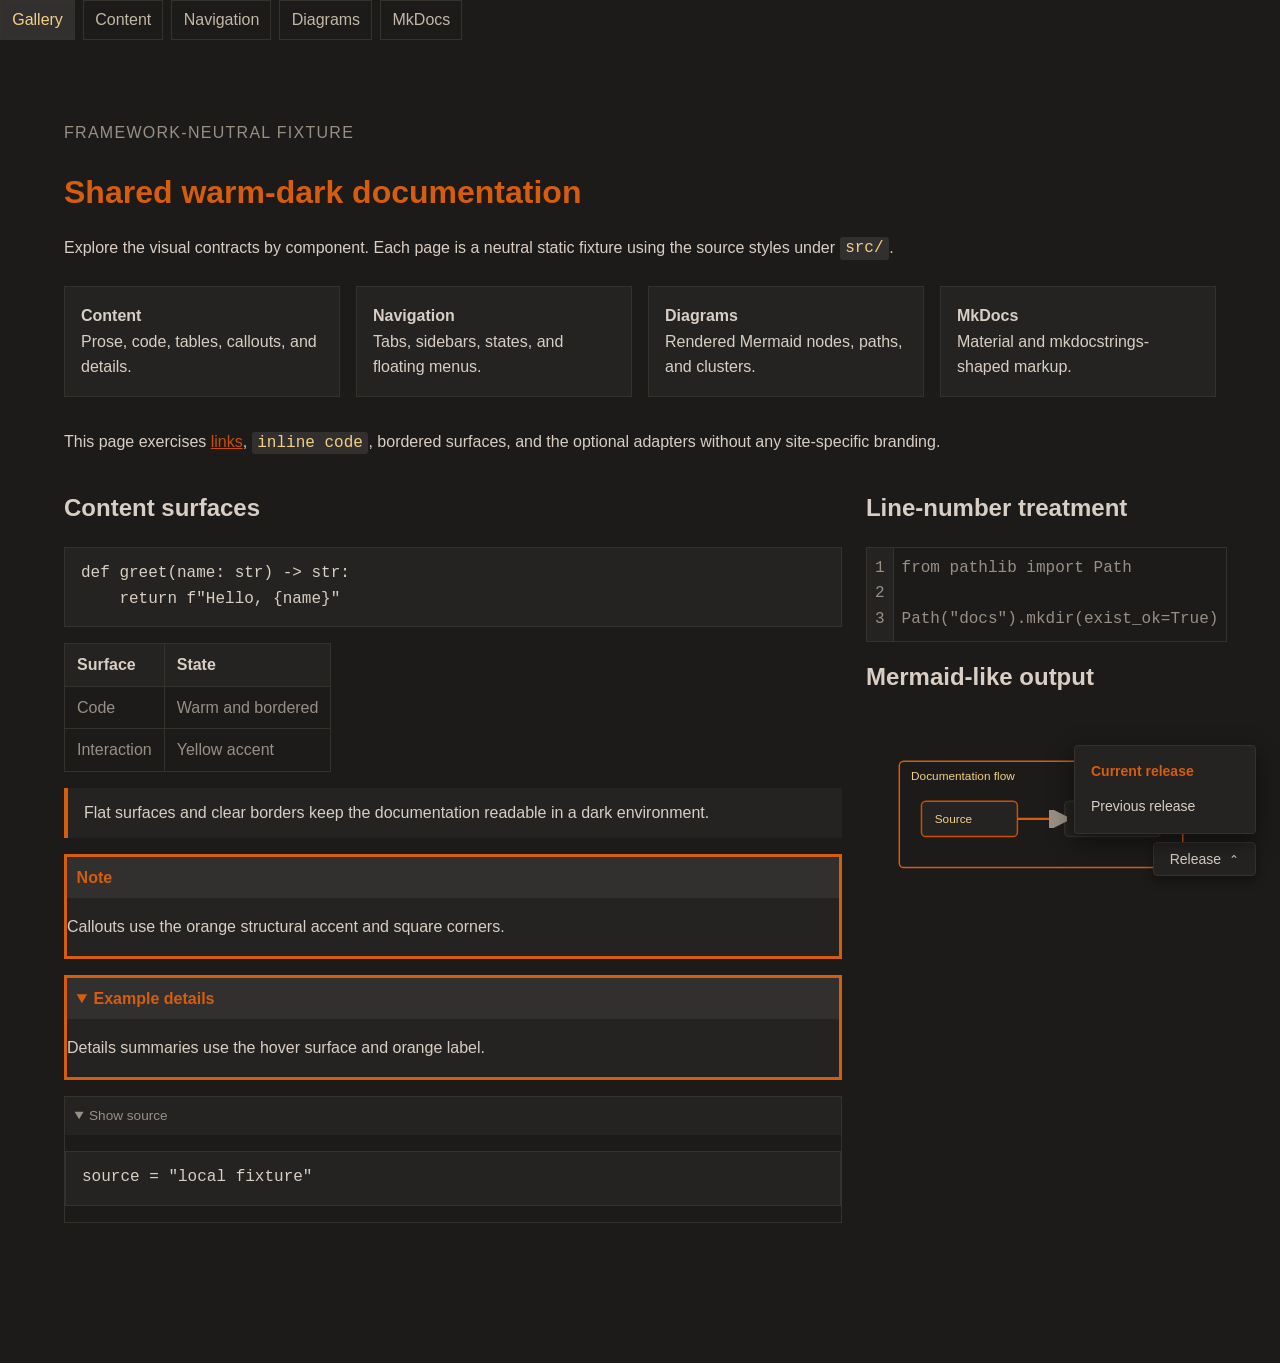
<file: demo/index.html>
<!doctype html>
<html class="fb-theme" lang="en">
  <head>
    <meta charset="utf-8">
    <meta name="viewport" content="width=device-width, initial-scale=1">
    <title>Shared visual styles demo</title>
    <link rel="stylesheet" href="../src/forging-blocks-core.css">
    <link rel="stylesheet" href="../src/forging-blocks-mermaid.css">
    <link rel="stylesheet" href="../src/forging-blocks-floating-menu.css">
    <style>
      html { min-height: 100%; }
      body { margin: 0; font: 16px/1.6 Roboto, "Segoe UI", sans-serif; }
      .demo-shell { max-width: 72rem; margin: 0 auto; padding: 2rem 1.5rem 8rem; }
      .demo-kicker { color: var(--fb-fg-muted); letter-spacing: .08em; text-transform: uppercase; }
      .demo-grid { display: grid; grid-template-columns: minmax(0, 1fr) minmax(16rem, .45fr); gap: 1.5rem; }
      .demo-panel { border: 1px solid var(--fb-border); padding: 1rem; background: var(--fb-bg-root); }
      @media (max-width: 48rem) { .demo-grid { grid-template-columns: 1fr; } }
      .demo-nav { display: flex; flex-wrap: wrap; gap: .5rem; margin-bottom: 2rem; }
      .demo-nav a { border: 1px solid var(--fb-border); padding: .4rem .7rem; color: var(--fb-fg-soft); text-decoration: none; }
      .demo-nav a:hover, .demo-nav a[aria-current="page"] { background: var(--fb-bg-hover); color: var(--fb-accent-yellow); }
      .demo-cards { display: grid; grid-template-columns: repeat(auto-fit, minmax(13rem, 1fr)); gap: 1rem; margin: 1.5rem 0 2rem; }
      .fb-prose .demo-card { display: block; border: 1px solid var(--fb-border); background: var(--fb-bg-surface); padding: 1rem; color: var(--fb-fg-primary); text-decoration: none; }
      .fb-prose .demo-card:hover { border-color: var(--fb-accent-orange); background: var(--fb-bg-hover); color: var(--fb-accent-yellow); }
    </style>
  </head>
  <body>
    <nav class="demo-nav" aria-label="Component gallery">
      <a href="index.html" aria-current="page">Gallery</a>
      <a href="content.html">Content</a>
      <a href="navigation.html">Navigation</a>
      <a href="diagrams.html">Diagrams</a>
      <a href="mkdocs.html">MkDocs</a>
    </nav>
    <main class="demo-shell fb-prose">
      <p class="demo-kicker">Framework-neutral fixture</p>
      <h1>Shared warm-dark documentation</h1>
      <p>Explore the visual contracts by component. Each page is a neutral static fixture using the source styles under <code>src/</code>.</p>
      <div class="demo-cards">
        <a class="demo-card" href="content.html"><strong>Content</strong><br>Prose, code, tables, callouts, and details.</a>
        <a class="demo-card" href="navigation.html"><strong>Navigation</strong><br>Tabs, sidebars, states, and floating menus.</a>
        <a class="demo-card" href="diagrams.html"><strong>Diagrams</strong><br>Rendered Mermaid nodes, paths, and clusters.</a>
        <a class="demo-card" href="mkdocs.html"><strong>MkDocs</strong><br>Material and mkdocstrings-shaped markup.</a>
      </div>
      <p>This page exercises <a href="#details">links</a>, <code>inline code</code>, bordered surfaces, and the optional adapters without any site-specific branding.</p>

      <div class="demo-grid">
        <section>
          <h2>Content surfaces</h2>
          <pre><code>def greet(name: str) -&gt; str:
    return f"Hello, {name}"</code></pre>

          <table>
            <thead><tr><th>Surface</th><th>State</th></tr></thead>
            <tbody><tr><td>Code</td><td>Warm and bordered</td></tr><tr><td>Interaction</td><td>Yellow accent</td></tr></tbody>
          </table>

          <blockquote>Flat surfaces and clear borders keep the documentation readable in a dark environment.</blockquote>

          <aside class="fb-note">
            <div class="fb-note__title">Note</div>
            <p>Callouts use the orange structural accent and square corners.</p>
          </aside>

          <details id="details" class="fb-details" open>
            <summary>Example details</summary>
            <p>Details summaries use the hover surface and orange label.</p>
          </details>

          <details class="fb-details--source" open>
            <summary>Show source</summary>
            <pre><code>source = "local fixture"</code></pre>
          </details>
        </section>

        <section>
          <h2>Line-number treatment</h2>
          <table class="fb-highlighttable">
            <tbody><tr>
              <td class="linenos"><div class="linenodiv"><pre>1
2
3</pre></div></td>
              <td class="code"><pre><code>from pathlib import Path

Path("docs").mkdir(exist_ok=True)</code></pre></td>
            </tr></tbody>
          </table>

          <h2>Mermaid-like output</h2>
          <div class="mermaid" aria-label="A small rendered diagram">
            <svg viewBox="0 0 420 180" role="img">
              <defs><marker id="arrow" markerWidth="8" markerHeight="8" refX="7" refY="4" orient="auto"><path d="M0,0 L8,4 L0,8 Z"></path></marker></defs>
              <g class="cluster">
                <rect x="18" y="18" width="384" height="144" rx="6" ry="6"></rect>
                <text x="34" y="44">Documentation flow</text>
                <g transform="translate(48 72)">
                  <rect width="130" height="48" class="highlighted"></rect><text x="18" y="29">Source</text>
                </g>
                <g transform="translate(242 72)">
                  <rect width="130" height="48"></rect><text x="18" y="29">Published</text>
                </g>
                <g class="highlighted"><path d="M178 96 H242" marker-end="url(#arrow)"></path></g>
              </g>
            </svg>
          </div>
        </section>
      </div>
    </main>

    <nav class="fb-floating-menu" aria-label="Available releases">
      <button class="fb-floating-menu__button" type="button" aria-expanded="true">
        Release <span class="fb-floating-menu__arrow" aria-hidden="true">⌄</span>
      </button>
      <ul class="fb-floating-menu__list">
        <li><a class="fb-floating-menu__item fb-floating-menu__item--current" href="#details" aria-current="page">Current release</a></li>
        <li><a class="fb-floating-menu__item" href="#details">Previous release</a></li>
      </ul>
    </nav>
  </body>
</html>
</file>
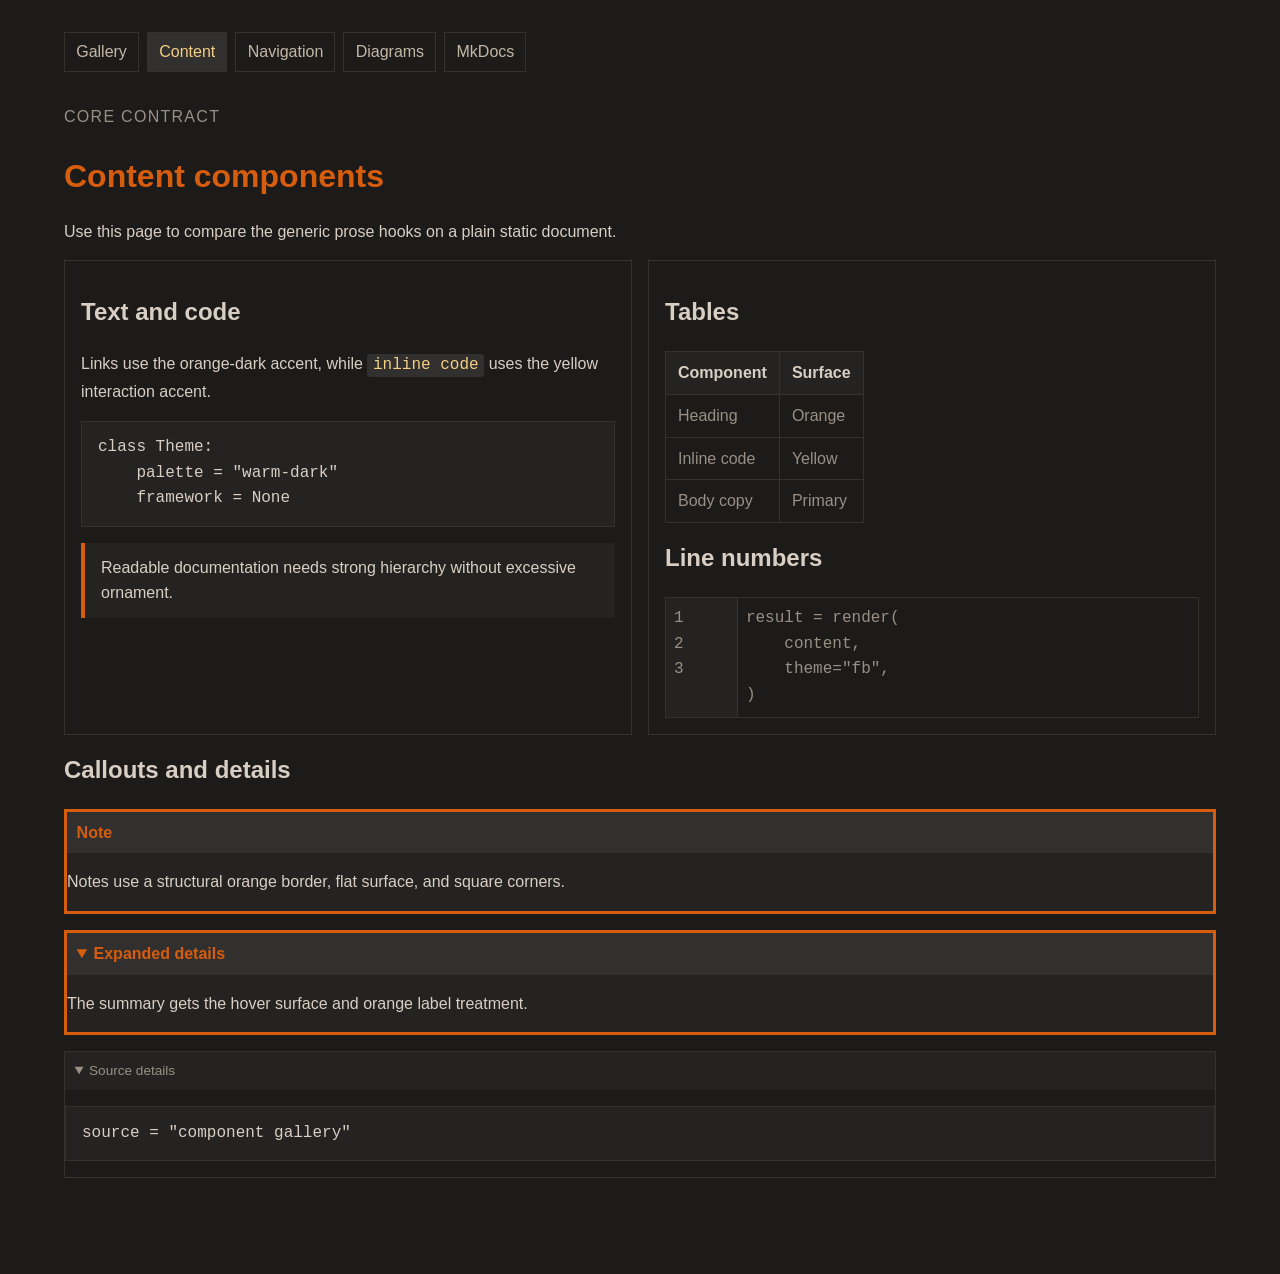
<file: demo/content.html>
<!doctype html>
<html class="fb-theme" lang="en">
  <head>
    <meta charset="utf-8">
    <meta name="viewport" content="width=device-width, initial-scale=1">
    <title>Content components | Shared visual styles</title>
    <link rel="stylesheet" href="../src/forging-blocks-core.css">
    <style>
      html { min-height: 100%; }
      body { margin: 0; font: 16px/1.6 Roboto, "Segoe UI", sans-serif; }
      .demo-shell { max-width: 72rem; margin: 0 auto; padding: 2rem 1.5rem 5rem; }
      .demo-nav { display: flex; flex-wrap: wrap; gap: .5rem; margin-bottom: 2rem; }
      .demo-nav a { border: 1px solid var(--fb-border); padding: .4rem .7rem; color: var(--fb-fg-soft); text-decoration: none; }
      .demo-nav a:hover, .demo-nav a[aria-current="page"] { background: var(--fb-bg-hover); color: var(--fb-accent-yellow); }
      .demo-grid { display: grid; grid-template-columns: repeat(auto-fit, minmax(16rem, 1fr)); gap: 1rem; }
      .demo-panel { border: 1px solid var(--fb-border); background: var(--fb-bg-root); padding: 1rem; }
      @media (max-width: 48rem) { .demo-grid { grid-template-columns: 1fr; } }
    </style>
  </head>
  <body>
    <main class="demo-shell fb-prose">
      <nav class="demo-nav" aria-label="Component gallery">
        <a href="index.html">Gallery</a><a href="content.html" aria-current="page">Content</a>
        <a href="navigation.html">Navigation</a><a href="diagrams.html">Diagrams</a><a href="mkdocs.html">MkDocs</a>
      </nav>
      <p style="color: var(--fb-fg-muted); letter-spacing: .08em; text-transform: uppercase;">Core contract</p>
      <h1>Content components</h1>
      <p>Use this page to compare the generic prose hooks on a plain static document.</p>
      <div class="demo-grid">
        <section class="demo-panel">
          <h2>Text and code</h2>
          <p>Links use the orange-dark accent, while <code>inline code</code> uses the yellow interaction accent.</p>
          <pre><code>class Theme:
    palette = "warm-dark"
    framework = None</code></pre>
          <blockquote>Readable documentation needs strong hierarchy without excessive ornament.</blockquote>
        </section>
        <section class="demo-panel">
          <h2>Tables</h2>
          <table><thead><tr><th>Component</th><th>Surface</th></tr></thead><tbody><tr><td>Heading</td><td>Orange</td></tr><tr><td>Inline code</td><td>Yellow</td></tr><tr><td>Body copy</td><td>Primary</td></tr></tbody></table>
          <h2>Line numbers</h2>
          <table class="fb-highlighttable"><tbody><tr><td class="linenos"><div class="linenodiv"><pre>1
2
3</pre></div></td><td class="code"><pre><code>result = render(
    content,
    theme="fb",
)</code></pre></td></tr></tbody></table>
        </section>
      </div>
      <h2>Callouts and details</h2>
      <aside class="fb-note"><div class="fb-note__title">Note</div><p>Notes use a structural orange border, flat surface, and square corners.</p></aside>
      <details class="fb-details" open><summary>Expanded details</summary><p>The summary gets the hover surface and orange label treatment.</p></details>
      <details class="fb-details--source" open><summary>Source details</summary><pre><code>source = "component gallery"</code></pre></details>
    </main>
  </body>
</html>
</file>
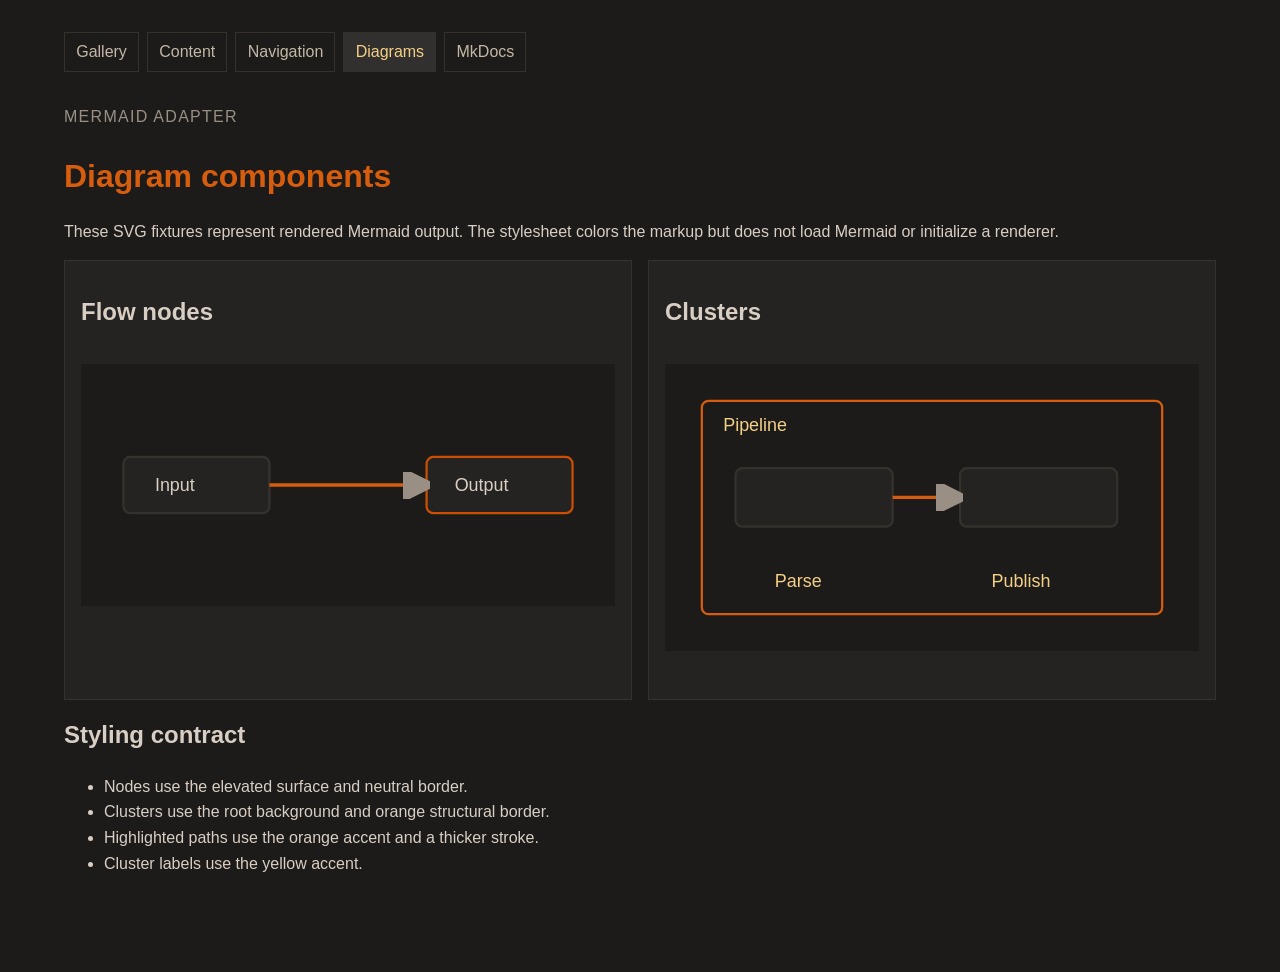
<file: demo/diagrams.html>
<!doctype html>
<html class="fb-theme" lang="en">
  <head>
    <meta charset="utf-8">
    <meta name="viewport" content="width=device-width, initial-scale=1">
    <title>Diagram components | Shared visual styles</title>
    <link rel="stylesheet" href="../src/forging-blocks-core.css">
    <link rel="stylesheet" href="../src/forging-blocks-mermaid.css">
    <style>
      html { min-height: 100%; }
      body { margin: 0; font: 16px/1.6 Roboto, "Segoe UI", sans-serif; }
      .demo-shell { max-width: 72rem; margin: 0 auto; padding: 2rem 1.5rem 5rem; }
      .demo-nav { display: flex; flex-wrap: wrap; gap: .5rem; margin-bottom: 2rem; }
      .demo-nav a { border: 1px solid var(--fb-border); padding: .4rem .7rem; color: var(--fb-fg-soft); text-decoration: none; }
      .demo-nav a:hover, .demo-nav a[aria-current="page"] { background: var(--fb-bg-hover); color: var(--fb-accent-yellow); }
      .diagram-card { border: 1px solid var(--fb-border); background: var(--fb-bg-surface); padding: 1rem; }
      .diagram-grid { display: grid; grid-template-columns: 1fr 1fr; gap: 1rem; }
      @media (max-width: 48rem) { .diagram-grid { grid-template-columns: 1fr; } }
    </style>
  </head>
  <body>
    <main class="demo-shell fb-prose">
      <nav class="demo-nav" aria-label="Component gallery">
        <a href="index.html">Gallery</a><a href="content.html">Content</a><a href="navigation.html">Navigation</a>
        <a href="diagrams.html" aria-current="page">Diagrams</a><a href="mkdocs.html">MkDocs</a>
      </nav>
      <p style="color: var(--fb-fg-muted); letter-spacing: .08em; text-transform: uppercase;">Mermaid adapter</p>
      <h1>Diagram components</h1>
      <p>These SVG fixtures represent rendered Mermaid output. The stylesheet colors the markup but does not load Mermaid or initialize a renderer.</p>
      <div class="diagram-grid">
        <section class="diagram-card"><h2>Flow nodes</h2><div class="mermaid" aria-label="Flow diagram"><svg viewBox="0 0 440 180" role="img"><defs><marker id="flow-arrow" markerWidth="8" markerHeight="8" refX="7" refY="4" orient="auto"><path d="M0,0 L8,4 L0,8 Z"></path></marker></defs><g><rect x="20" y="65" width="130" height="50"></rect><text x="48" y="95">Input</text></g><g class="highlighted"><rect x="290" y="65" width="130" height="50" class="highlighted"></rect><text x="315" y="95">Output</text></g><g class="highlighted"><path d="M150 90 H290" marker-end="url(#flow-arrow)"></path></g></svg></div></section>
        <section class="diagram-card"><h2>Clusters</h2><div class="mermaid" aria-label="Cluster diagram"><svg viewBox="0 0 440 220" role="img"><defs><marker id="cluster-arrow" markerWidth="8" markerHeight="8" refX="7" refY="4" orient="auto"><path d="M0,0 L8,4 L0,8 Z"></path></marker></defs><g class="cluster"><rect x="15" y="15" width="410" height="190"></rect><text x="34" y="42">Pipeline</text><g transform="translate(45 75)"><rect width="140" height="52"></rect><text x="35" y="106">Parse</text></g><g transform="translate(245 75)"><rect width="140" height="52"></rect><text x="28" y="106">Publish</text></g><g class="highlighted"><path d="M185 101 H245" marker-end="url(#cluster-arrow)"></path></g></g></svg></div></section>
      </div>
      <h2>Styling contract</h2>
      <ul><li>Nodes use the elevated surface and neutral border.</li><li>Clusters use the root background and orange structural border.</li><li>Highlighted paths use the orange accent and a thicker stroke.</li><li>Cluster labels use the yellow accent.</li></ul>
    </main>
  </body>
</html>
</file>
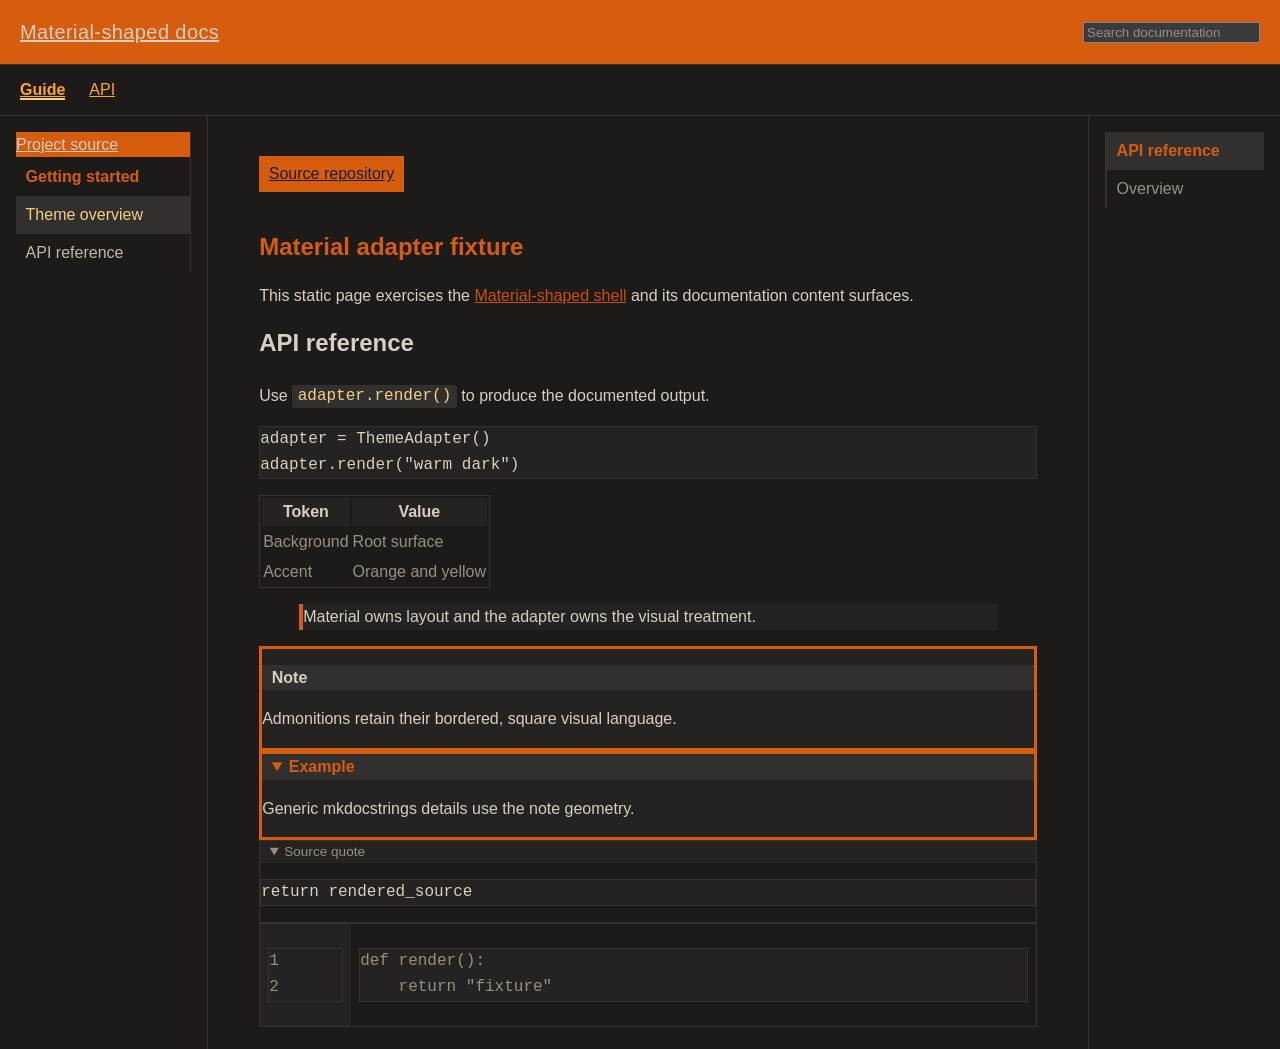
<file: demo/mkdocs.html>
<!doctype html>
<html class="fb-theme" lang="en">
  <head>
    <meta charset="utf-8">
    <meta name="viewport" content="width=device-width, initial-scale=1">
    <title>MkDocs Material adapter demo</title>
    <link rel="stylesheet" href="../src/forging-blocks-core.css">
    <link rel="stylesheet" href="../src/forging-blocks-mkdocs.css">
    <link rel="stylesheet" href="../src/forging-blocks-mermaid.css">
    <style>
      html, body { min-height: 100%; margin: 0; font: 16px/1.6 Roboto, "Segoe UI", sans-serif; }
      .md-container { display: grid; grid-template-columns: 13rem minmax(0, 1fr) 12rem; min-height: 100vh; }
      .md-header { grid-column: 1 / -1; padding: 1rem 1.25rem; }
      .md-header__inner { display: flex; justify-content: space-between; align-items: center; }
      .md-header__title { font-size: 1.25rem; }
      .md-tabs { grid-column: 1 / -1; padding: .75rem 1.25rem; }
      .md-tabs__list { display: flex; gap: 1.5rem; list-style: none; margin: 0; padding: 0; }
      .md-sidebar { padding: 1rem; }
      .md-nav__list { list-style: none; margin: 0; padding: 0; }
      .md-nav__link { display: block; padding: .4rem .6rem; text-decoration: none; }
      .md-content { padding: 1.5rem clamp(1rem, 4vw, 4rem); }
      .md-source__repository { display: inline-block; padding: .35rem .6rem; text-decoration: none; }
      .highlighttable { width: 100%; border-collapse: collapse; }
      .highlighttable td { padding: .5rem; vertical-align: top; }
      @media (max-width: 60rem) { .md-container { grid-template-columns: 11rem minmax(0, 1fr); } .md-sidebar--secondary { display: none; } }
      @media (max-width: 42rem) { .md-container { display: block; } .md-sidebar { border: 0; } }
    </style>
  </head>
  <body>
    <header class="md-header">
      <div class="md-header__inner">
        <a class="md-header__title" href="#content"><span class="md-header__topic">Material-shaped docs</span></a>
        <label class="md-search"><input class="md-search__input" type="search" placeholder="Search documentation"></label>
      </div>
    </header>
    <nav class="md-tabs" aria-label="Primary tabs">
      <ul class="md-tabs__list">
        <li class="md-tabs__item md-tabs__item--active"><a class="md-tabs__link" href="#content" aria-selected="true">Guide</a></li>
        <li class="md-tabs__item"><a class="md-tabs__link" href="#api">API</a></li>
      </ul>
    </nav>

    <div class="md-container">
      <aside class="md-sidebar md-sidebar--primary">
        <div class="md-sidebar__inner">
          <div class="md-nav__source"><a href="#content">Project source</a></div>
          <nav class="md-nav md-nav--primary" aria-label="Navigation">
            <ul class="md-nav__list">
              <li class="md-nav__item md-nav__item--section"><a class="md-nav__link" href="#content">Getting started</a></li>
              <li class="md-nav__item"><a class="md-nav__link md-nav__link--active" href="#content" aria-current="page">Theme overview</a></li>
              <li class="md-nav__item"><a class="md-nav__link" href="#api">API reference</a></li>
            </ul>
          </nav>
        </div>
      </aside>

      <main id="content" class="md-content">
        <article class="md-typeset">
          <p class="md-source__repository"><a href="#content">Source repository</a></p>
          <h1>Material adapter fixture</h1>
          <p>This static page exercises the <a href="#api">Material-shaped shell</a> and its documentation content surfaces.</p>
          <h2 id="api">API reference</h2>
          <p>Use <code>adapter.render()</code> to produce the documented output.</p>
          <pre><code>adapter = ThemeAdapter()
adapter.render("warm dark")</code></pre>

          <table><thead><tr><th>Token</th><th>Value</th></tr></thead><tbody><tr><td>Background</td><td>Root surface</td></tr><tr><td>Accent</td><td>Orange and yellow</td></tr></tbody></table>
          <blockquote>Material owns layout and the adapter owns the visual treatment.</blockquote>

          <div class="admonition note"><p class="admonition-title">Note</p><p>Admonitions retain their bordered, square visual language.</p></div>
          <details class="example" open><summary>Example</summary><p>Generic mkdocstrings details use the note geometry.</p></details>
          <details class="quote" open><summary>Source quote</summary><pre><code>return rendered_source</code></pre></details>

          <table class="highlighttable"><tbody><tr><td class="linenos"><div class="linenodiv"><pre>1
2</pre></div></td><td class="code"><pre><code>def render():
    return "fixture"</code></pre></td></tr></tbody></table>
        </article>
      </main>

      <aside class="md-sidebar md-sidebar--secondary">
        <div class="md-sidebar__inner">
          <nav class="md-nav md-nav--secondary" aria-label="On this page">
            <a class="md-nav__link md-nav__link--active" href="#api">API reference</a>
            <a class="md-nav__link" href="#content">Overview</a>
          </nav>
        </div>
      </aside>
    </div>
  </body>
</html>
</file>
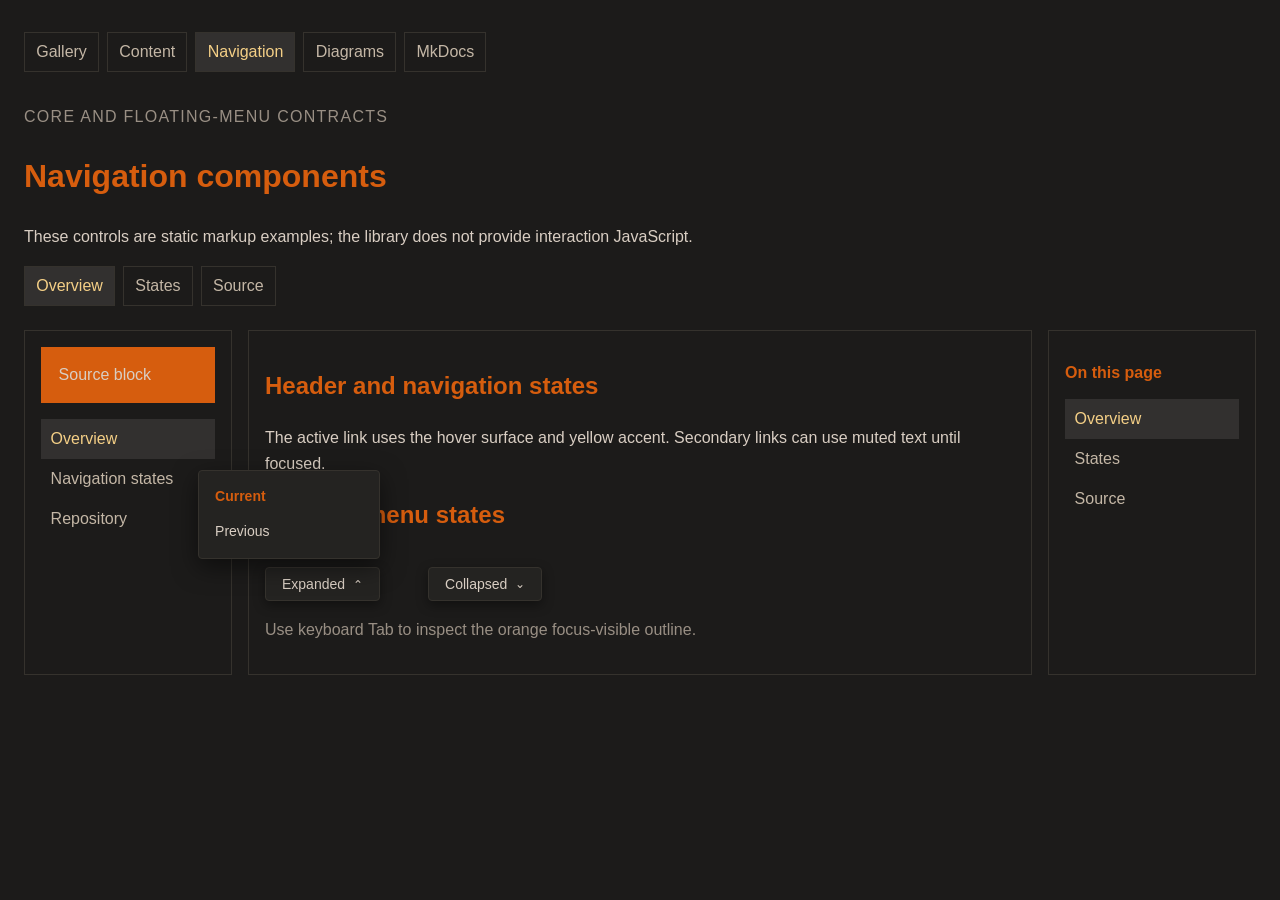
<file: demo/navigation.html>
<!doctype html>
<html class="fb-theme" lang="en">
  <head>
    <meta charset="utf-8">
    <meta name="viewport" content="width=device-width, initial-scale=1">
    <title>Navigation components | Shared visual styles</title>
    <link rel="stylesheet" href="../src/forging-blocks-core.css">
    <link rel="stylesheet" href="../src/forging-blocks-floating-menu.css">
    <style>
      html { min-height: 100%; }
      body { margin: 0; font: 16px/1.6 Roboto, "Segoe UI", sans-serif; }
      .demo-shell { max-width: 80rem; margin: 0 auto; padding: 2rem 1.5rem 8rem; }
      .demo-nav, .demo-tabs { display: flex; flex-wrap: wrap; gap: .5rem; }
      .demo-nav { margin-bottom: 2rem; }
      .demo-nav a, .demo-tabs a { border: 1px solid var(--fb-border); padding: .4rem .7rem; color: var(--fb-fg-soft); text-decoration: none; }
      .demo-nav a:hover, .demo-nav a[aria-current="page"], .demo-tabs a:hover, .demo-tabs a[aria-selected="true"] { background: var(--fb-bg-hover); color: var(--fb-accent-yellow); }
      .demo-layout { display: grid; grid-template-columns: 13rem minmax(0, 1fr) 13rem; gap: 1rem; }
      .demo-sidebar, .demo-content { border: 1px solid var(--fb-border); background: var(--fb-bg-root); padding: 1rem; }
      .demo-sidebar a { display: block; padding: .45rem .6rem; color: var(--fb-fg-soft); text-decoration: none; }
      .demo-sidebar a:hover, .demo-sidebar a[aria-current="page"] { background: var(--fb-bg-hover); color: var(--fb-accent-yellow); }
      .demo-source { background: var(--fb-accent-orange); color: var(--fb-fg-primary); padding: .5rem; margin-bottom: 1rem; }
      .demo-source a { color: inherit; }
      .menu-demo { display: flex; flex-wrap: wrap; gap: 3rem; align-items: start; margin-top: 2rem; }
      @media (max-width: 52rem) { .demo-layout { grid-template-columns: 1fr; } }
    </style>
  </head>
  <body>
    <main class="demo-shell">
      <nav class="demo-nav" aria-label="Component gallery">
        <a href="index.html">Gallery</a><a href="content.html">Content</a>
        <a href="navigation.html" aria-current="page">Navigation</a><a href="diagrams.html">Diagrams</a><a href="mkdocs.html">MkDocs</a>
      </nav>
      <p style="color: var(--fb-fg-muted); letter-spacing: .08em; text-transform: uppercase;">Core and floating-menu contracts</p>
      <h1 style="color: var(--fb-accent-orange);">Navigation components</h1>
      <p style="color: var(--fb-fg-primary);">These controls are static markup examples; the library does not provide interaction JavaScript.</p>
      <nav class="demo-tabs" aria-label="Section tabs"><a href="#overview" aria-selected="true">Overview</a><a href="#states">States</a><a href="#source">Source</a></nav>
      <div class="demo-layout" style="margin-top: 1.5rem;">
        <aside class="demo-sidebar"><div class="demo-source"><a href="#source">Source block</a></div><a href="#overview" aria-current="page">Overview</a><a href="#states">Navigation states</a><a href="#source">Repository</a></aside>
        <section id="overview" class="demo-content">
          <h2 style="color: var(--fb-accent-orange);">Header and navigation states</h2>
          <p style="color: var(--fb-fg-primary);">The active link uses the hover surface and yellow accent. Secondary links can use muted text until focused.</p>
          <h2 id="states" style="color: var(--fb-accent-orange);">Floating menu states</h2>
          <div class="menu-demo">
            <div class="fb-floating-menu" style="position: relative; inset: auto;"><button class="fb-floating-menu__button" type="button" aria-expanded="true">Expanded <span class="fb-floating-menu__arrow" aria-hidden="true">⌄</span></button><ul class="fb-floating-menu__list"><li><a class="fb-floating-menu__item fb-floating-menu__item--current" href="#states">Current</a></li><li><a class="fb-floating-menu__item" href="#source">Previous</a></li></ul></div>
            <div class="fb-floating-menu" style="position: relative; inset: auto;"><button class="fb-floating-menu__button" type="button" aria-expanded="false">Collapsed <span class="fb-floating-menu__arrow" aria-hidden="true">⌄</span></button><ul class="fb-floating-menu__list"><li><a class="fb-floating-menu__item" href="#states">Hidden item</a></li></ul></div>
          </div>
          <p id="source" style="color: var(--fb-fg-muted);">Use keyboard Tab to inspect the orange focus-visible outline.</p>
        </section>
        <aside class="demo-sidebar"><h2 style="color: var(--fb-accent-orange); font-size: 1rem;">On this page</h2><a href="#overview" aria-current="page">Overview</a><a href="#states">States</a><a href="#source">Source</a></aside>
      </div>
    </main>
  </body>
</html>
</file>
<file: src/forging-blocks-core.css>
:root {
  --fb-bg-root: #1c1b1a;
  --fb-bg-surface: #242321;
  --fb-bg-hover: #32302f;

  --fb-fg-primary: #d9cec3;
  --fb-fg-muted: #998f84;
  --fb-fg-soft: #c4b7a6;

  --fb-border: #35322d;

  --fb-accent-orange: #d65d0e;
  --fb-accent-orange-dark: #cc4e02;
  --fb-accent-yellow: #f4cf86;
  --fb-accent-yellow-strong: #ffa724;

  --fb-bg-elevated: var(--fb-bg-surface);
  --fb-border-neutral: var(--fb-border);
  --fb-accent-red: var(--fb-accent-orange);

  color-scheme: dark;
}

.fb-theme {
  background-color: var(--fb-bg-root);
  color: var(--fb-fg-primary);
}

.fb-prose {
  color: var(--fb-fg-primary);
}

.fb-prose h1 {
  color: var(--fb-accent-orange);
  margin-bottom: 1rem;
}

.fb-prose h2 {
  margin-top: 1rem;
}

.fb-prose a {
  color: var(--fb-accent-orange-dark);
}

.fb-prose pre {
  background-color: var(--fb-bg-surface);
  border: 1px solid var(--fb-border);
  padding: 0.85rem 1rem;
  overflow-x: auto;
}

.fb-prose pre code {
  background: transparent;
  color: inherit;
  padding: 0;
  border-radius: 0;
}

.fb-prose code:not(pre code) {
  background-color: var(--fb-bg-hover);
  color: var(--fb-accent-yellow);
  padding: 0.15em 0.35em;
  border-radius: 3px;
}

.fb-prose table {
  background-color: var(--fb-bg-root);
  border: 1px solid var(--fb-border);
  border-collapse: collapse;
}

.fb-prose th {
  background-color: var(--fb-bg-surface);
  color: var(--fb-fg-primary);
  border: 1px solid var(--fb-border);
  padding: 0.5rem 0.75rem;
  text-align: left;
}

.fb-prose td {
  color: var(--fb-fg-muted);
  border: 1px solid var(--fb-border);
  padding: 0.5rem 0.75rem;
}

.fb-prose blockquote {
  border-left: 4px solid var(--fb-accent-orange);
  background-color: var(--fb-bg-surface);
  color: var(--fb-fg-primary);
  margin: 1rem 0;
  padding: 0.75rem 1rem;
}

.fb-note,
.fb-details {
  border: 3px solid var(--fb-accent-orange);
  background-color: var(--fb-bg-surface);
  box-shadow: none;
  border-radius: 0;
  margin: 1rem 0;
}

.fb-note__title,
.fb-details > summary {
  background-color: var(--fb-bg-hover);
  color: var(--fb-accent-orange);
  padding: 0.5rem 0.75rem 0.5rem 0.6rem;
  font-weight: 600;
}

.fb-details > summary {
  cursor: pointer;
}

.fb-details > summary::marker {
  color: var(--fb-accent-orange);
}

.fb-details--source {
  border: 1px solid var(--fb-border);
  background-color: var(--fb-bg-root);
  box-shadow: none;
  border-radius: 0;
  margin: 1rem 0;
}

.fb-details--source > summary {
  background-color: var(--fb-bg-surface);
  color: var(--fb-fg-muted);
  padding: 0.5rem 0.75rem 0.5rem 0.6rem;
  font-weight: 500;
  font-size: 0.85em;
  cursor: pointer;
}

.fb-highlighttable {
  border: 1px solid var(--fb-border);
  background-color: var(--fb-bg-root);
  border-collapse: collapse;
  width: 100%;
}

.fb-highlighttable .linenos {
  background-color: var(--fb-bg-surface);
  border-right: 1px solid var(--fb-border);
  padding: 0.5rem;
  user-select: none;
  vertical-align: top;
}

.fb-highlighttable .linenodiv pre,
.fb-highlighttable .linenos pre {
  color: var(--fb-fg-muted);
  background: transparent;
  border: 0;
  margin: 0;
  padding: 0;
}

.fb-highlighttable .code {
  padding: 0.5rem;
  vertical-align: top;
}

.fb-highlighttable .code pre {
  background: transparent;
  border: 0;
  margin: 0;
  padding: 0;
}
</file>
<file: src/forging-blocks-mermaid.css>
.mermaid {
  background-color: var(--fb-bg-root);
  padding: 1.25rem;
  display: flex;
  justify-content: center;
  margin: 2rem 0;
}

.mermaid rect {
  fill: var(--fb-bg-elevated);
  stroke: var(--fb-border-neutral);
  stroke-width: 2px;
  rx: 6px;
  ry: 6px;
}

.mermaid text {
  fill: var(--fb-fg-primary);
}

.mermaid path {
  stroke: var(--fb-fg-muted);
  stroke-width: 2px;
}

.mermaid marker path {
  fill: var(--fb-fg-muted);
}

.mermaid rect.highlighted {
  stroke: var(--fb-accent-orange-dark);
}

.mermaid .highlighted path {
  stroke: var(--fb-accent-orange);
  stroke-width: 3px;
}

.mermaid .cluster > rect {
  fill: var(--fb-bg-root);
  stroke: var(--fb-accent-red);
}

.mermaid .cluster text {
  fill: var(--fb-accent-yellow);
}

.mermaid g:hover rect {
  fill: var(--fb-bg-hover);
}

.mermaid g:hover path {
  stroke: var(--fb-accent-yellow);
}
</file>
<file: src/forging-blocks-floating-menu.css>
.fb-floating-menu {
  position: fixed;
  bottom: 1.5rem;
  right: 1.5rem;
  z-index: 1000;
  font-family: -apple-system, BlinkMacSystemFont, "Segoe UI", Roboto, "Helvetica Neue", Arial, sans-serif;
}

.fb-floating-menu__button {
  display: inline-flex;
  align-items: center;
  gap: 0.5rem;
  padding: 0.5rem 1rem;
  background: var(--fb-bg-surface);
  border: 1px solid var(--fb-border);
  border-radius: 4px;
  color: var(--fb-fg-primary);
  font-size: 0.875rem;
  font-weight: 500;
  cursor: pointer;
  box-shadow: 0 4px 12px rgba(0, 0, 0, 0.4);
  transition: all 0.2s ease;
  white-space: nowrap;
}

.fb-floating-menu__button:hover {
  background: var(--fb-bg-hover);
  border-color: var(--fb-accent-orange);
  color: var(--fb-accent-yellow);
  box-shadow: 0 6px 16px rgba(0, 0, 0, 0.5);
}

.fb-floating-menu__button:focus-visible {
  outline: 2px solid var(--fb-accent-orange);
  outline-offset: 2px;
}

.fb-floating-menu__arrow {
  display: inline-block;
  font-size: 0.75rem;
  transition: transform 0.2s ease;
}

.fb-floating-menu__button[aria-expanded="true"] .fb-floating-menu__arrow {
  transform: rotate(180deg);
}

.fb-floating-menu__button[aria-expanded="false"] + .fb-floating-menu__list {
  display: none;
}

.fb-floating-menu__list {
  position: absolute;
  bottom: calc(100% + 0.5rem);
  right: 0;
  min-width: 180px;
  max-width: 280px;
  max-height: 300px;
  overflow-y: auto;
  background: var(--fb-bg-surface);
  border: 1px solid var(--fb-border);
  border-radius: 4px;
  box-shadow: 0 8px 24px rgba(0, 0, 0, 0.5);
  padding: 0.5rem 0;
  margin: 0;
  list-style: none;
  z-index: 1001;
}

.fb-floating-menu__item {
  display: block;
  padding: 0.5rem 1rem;
  color: var(--fb-fg-primary);
  text-decoration: none;
  font-size: 0.875rem;
  line-height: 1.4;
  white-space: nowrap;
  transition: all 0.15s ease;
}

.fb-floating-menu__item:hover {
  background: var(--fb-bg-hover);
  color: var(--fb-accent-yellow);
  text-decoration: none;
}

.fb-floating-menu__item:focus-visible {
  outline: 2px solid var(--fb-accent-orange);
  outline-offset: 2px;
  background: var(--fb-bg-hover);
  color: var(--fb-accent-yellow);
}

.fb-floating-menu__item--current {
  color: var(--fb-accent-orange);
  font-weight: 600;
}

.fb-floating-menu__item--current:hover {
  color: var(--fb-accent-yellow);
  background: var(--fb-bg-hover);
}

@media only screen and (max-width: 48rem) {
  .fb-floating-menu {
    bottom: 1rem;
    right: 1rem;
    left: 1rem;
  }

  .fb-floating-menu__list {
    right: 0;
    left: 0;
    min-width: auto;
    max-width: none;
  }
}
</file>
<file: src/forging-blocks-mkdocs.css>
:root {
  --md-primary-bg-color: var(--fb-accent-orange);
  --md-primary-fg-color: var(--fb-fg-primary);
  --md-primary-fg-color--light: var(--fb-accent-yellow);
  --md-primary-fg-color--dark: var(--fb-fg-muted);

  --md-default-bg-color: var(--fb-bg-root);
  --md-default-fg-color: var(--fb-fg-primary);
}

html,
body {
  background-color: var(--fb-bg-root) !important;
  color: var(--fb-fg-primary) !important;
}

.md-header {
  background-color: var(--fb-accent-orange) !important;
  border-bottom: 1px solid var(--fb-border);
}

.md-header,
.md-header__inner,
.md-header__title,
.md-header__topic,
.md-header__button,
.md-header__button.md-icon,
.md-header__link,
.md-header a {
  color: var(--fb-fg-primary) !important;
  fill: var(--fb-fg-primary) !important;
  font-weight: 500;
  letter-spacing: 0.02em;
}

.md-header a:hover,
.md-header__button:hover,
.md-header__title:hover,
.md-header__topic:hover {
  color: var(--fb-accent-yellow) !important;
  fill: var(--fb-accent-yellow) !important;
}

.md-search__input {
  color: var(--fb-fg-primary) !important;
}

.md-search__input::placeholder {
  color: var(--fb-fg-muted) !important;
}

.md-tabs {
  background-color: var(--fb-bg-root) !important;
  border-bottom: 1px solid var(--fb-border);
}

.md-tabs__link {
  color: var(--fb-accent-yellow-strong) !important;
}

.md-tabs__link:hover {
  color: var(--fb-accent-yellow) !important;
}

.md-tabs__link[aria-selected="true"],
.md-tabs__item--active > .md-tabs__link {
  color: var(--fb-accent-yellow-strong) !important;
  font-weight: 700;
  border-bottom: 2px solid var(--md-primary-fg-color--light) !important;
}

.md-sidebar--primary,
.md-sidebar--primary .md-sidebar__scrollwrap,
.md-sidebar--primary .md-sidebar__inner {
  background-color: var(--fb-bg-root) !important;
  border-right: 1px solid var(--fb-border);
}

.md-nav__source,
.md-nav__title--site,
.md-nav--primary .md-nav__title[for="__drawer"] {
  background-color: var(--fb-accent-orange) !important;
  color: var(--fb-fg-primary) !important;
}

.md-nav__source *,
.md-nav__title--site * {
  color: var(--fb-fg-primary) !important;
  fill: var(--fb-fg-primary) !important;
}

.md-nav__source::before,
.md-nav__source::after,
.md-nav__title--site::before,
.md-nav__title--site::after {
  background: none !important;
}

.md-nav__item--section > .md-nav__link {
  color: var(--fb-accent-orange) !important;
  font-weight: 600;
}

.md-nav__link,
.md-nav.md-nav--secondary .md-nav__title {
  color: var(--fb-fg-soft) !important;
  background-color: unset !important;
  box-shadow: unset !important;
}

.md-nav__link:hover {
  background-color: var(--fb-bg-hover) !important;
  color: var(--fb-accent-yellow) !important;
}

.md-nav__link[aria-current="page"],
.md-nav__link--active {
  background-color: var(--fb-bg-hover) !important;
  color: var(--fb-accent-yellow) !important;
}

.md-sidebar--secondary,
.md-sidebar--secondary .md-sidebar__scrollwrap,
.md-sidebar--secondary .md-sidebar__inner,
.md-nav--secondary {
  background-color: var(--fb-bg-root) !important;
  border-left: 1px solid var(--fb-border);
}

.md-nav--secondary .md-nav__link {
  color: var(--fb-fg-muted) !important;
}

.md-nav--secondary .md-nav__link:hover {
  color: var(--fb-accent-yellow) !important;
}

.md-nav--secondary .md-nav__link--active {
  color: var(--fb-accent-orange) !important;
  font-weight: 600;
}

.md-content,
.md-typeset {
  background-color: var(--fb-bg-root) !important;
  color: var(--fb-fg-primary) !important;
}

.md-typeset p:not(.highlight p),
.md-typeset li:not(.highlight li) {
  color: var(--fb-fg-primary) !important;
}

.md-typeset h1 {
  color: var(--fb-accent-orange) !important;
  margin-bottom: 1rem;
}

.md-typeset h2 {
  margin-top: 1rem;
}

.md-typeset a {
  color: var(--fb-accent-orange-dark) !important;
}

.md-typeset pre {
  background-color: var(--fb-bg-surface) !important;
  border: 1px solid var(--fb-border);
}

.md-typeset pre code {
  background: transparent !important;
}

.md-typeset code:not(pre code) {
  background-color: var(--fb-bg-hover);
  color: var(--fb-accent-yellow);
  padding: 0.15em 0.35em;
  border-radius: 3px;
}

.md-typeset table {
  background-color: var(--fb-bg-root) !important;
  border: 1px solid var(--fb-border);
}

.md-typeset th {
  background-color: var(--fb-bg-surface) !important;
  color: var(--fb-fg-primary) !important;
}

.md-typeset td {
  color: var(--fb-fg-muted) !important;
}

.md-typeset blockquote {
  border-left: 4px solid var(--fb-accent-orange);
  background-color: var(--fb-bg-surface);
  color: var(--fb-fg-primary);
}

.md-typeset .admonition.note,
.md-typeset details.note {
  border: 3px solid var(--fb-accent-orange);
  background-color: var(--fb-bg-surface);
  box-shadow: none;
  border-radius: 0;
}

.md-typeset .admonition.note .admonition-title,
.md-typeset .details.note .summary,
.md-typeset details.note > summary {
  background-color: var(--fb-bg-hover);
  color: var(--fb-accent-orange);
  padding-left: 0.6rem;
  font-weight: 600;
}

.md-typeset .admonition.note .admonition-title::before,
.md-typeset .details.note > .summary::before,
.md-typeset details.note > summary::before {
  content: none;
}

/* Auto-generated docstring section details (e.g. details.example) */
.md-typeset details:not(.quote) {
  border: 3px solid var(--fb-accent-orange);
  background-color: var(--fb-bg-surface);
  box-shadow: none;
  border-radius: 0;
}

.md-typeset details:not(.quote) > summary {
  background-color: var(--fb-bg-hover);
  color: var(--fb-accent-orange);
  padding-left: 0.6rem;
  font-weight: 600;
}

.md-typeset details:not(.quote) > summary::before {
  content: none;
}

.md-typeset details:not(.quote) > summary::marker {
  color: var(--fb-accent-orange);
}

/* Source code quote details */
.md-typeset details.quote {
  border: 1px solid var(--fb-border);
  background-color: var(--fb-bg-root);
  box-shadow: none;
  border-radius: 0;
}

.md-typeset details.quote > summary {
  background-color: var(--fb-bg-surface);
  color: var(--fb-fg-muted);
  padding-left: 0.6rem;
  font-weight: 500;
  font-size: 0.85em;
}

.md-typeset details.quote > summary::before {
  content: none;
}

/* Source code table (highlighttable) and mkdocstrings blocks */
.md-typeset .highlighttable {
  border: 1px solid var(--fb-border);
}

.md-typeset .highlighttable .linenos {
  background-color: var(--fb-bg-surface);
}

.md-typeset .highlighttable .linenodiv pre {
  color: var(--fb-fg-muted);
}

.md-typeset .doc-object {
  color: var(--fb-fg-primary);
}

.md-sidebar--primary > .md-nav__list > .md-nav__link,
.md-sidebar--secondary > .md-nav__list > .md-nav__link {
  background-color: unset !important;
  box-shadow: unset !important;
}

.md-sidebar__inner .md-ellipsis,
.md-sidebar__inner .md-nav .md-nav__title {
  background-color: var(--fb-bg-root) !important;
}

.md-content .md-icon {
  fill: var(--fb-accent-orange-dark) !important;
}

.md-icon svg,
.md-source__repository .md-source__repository--active {
  fill: var(--fb-bg-root) !important;
  color: var(--fb-bg-root) !important;
}

.md-source__repository {
  background-color: var(--fb-accent-orange) !important;
  color: var(--fb-bg-root) !important;
}
.md-source__repository a {
  color: inherit !important;
}
html .md-typeset p.md-source__repository {
  color: var(--fb-bg-root) !important;
}

/* Opt-in helper when replacing Material's built-in version selector with fb-floating-menu */
.fb-hide-md-version .md-header .md-version {
  display: none !important;
}
</file>
